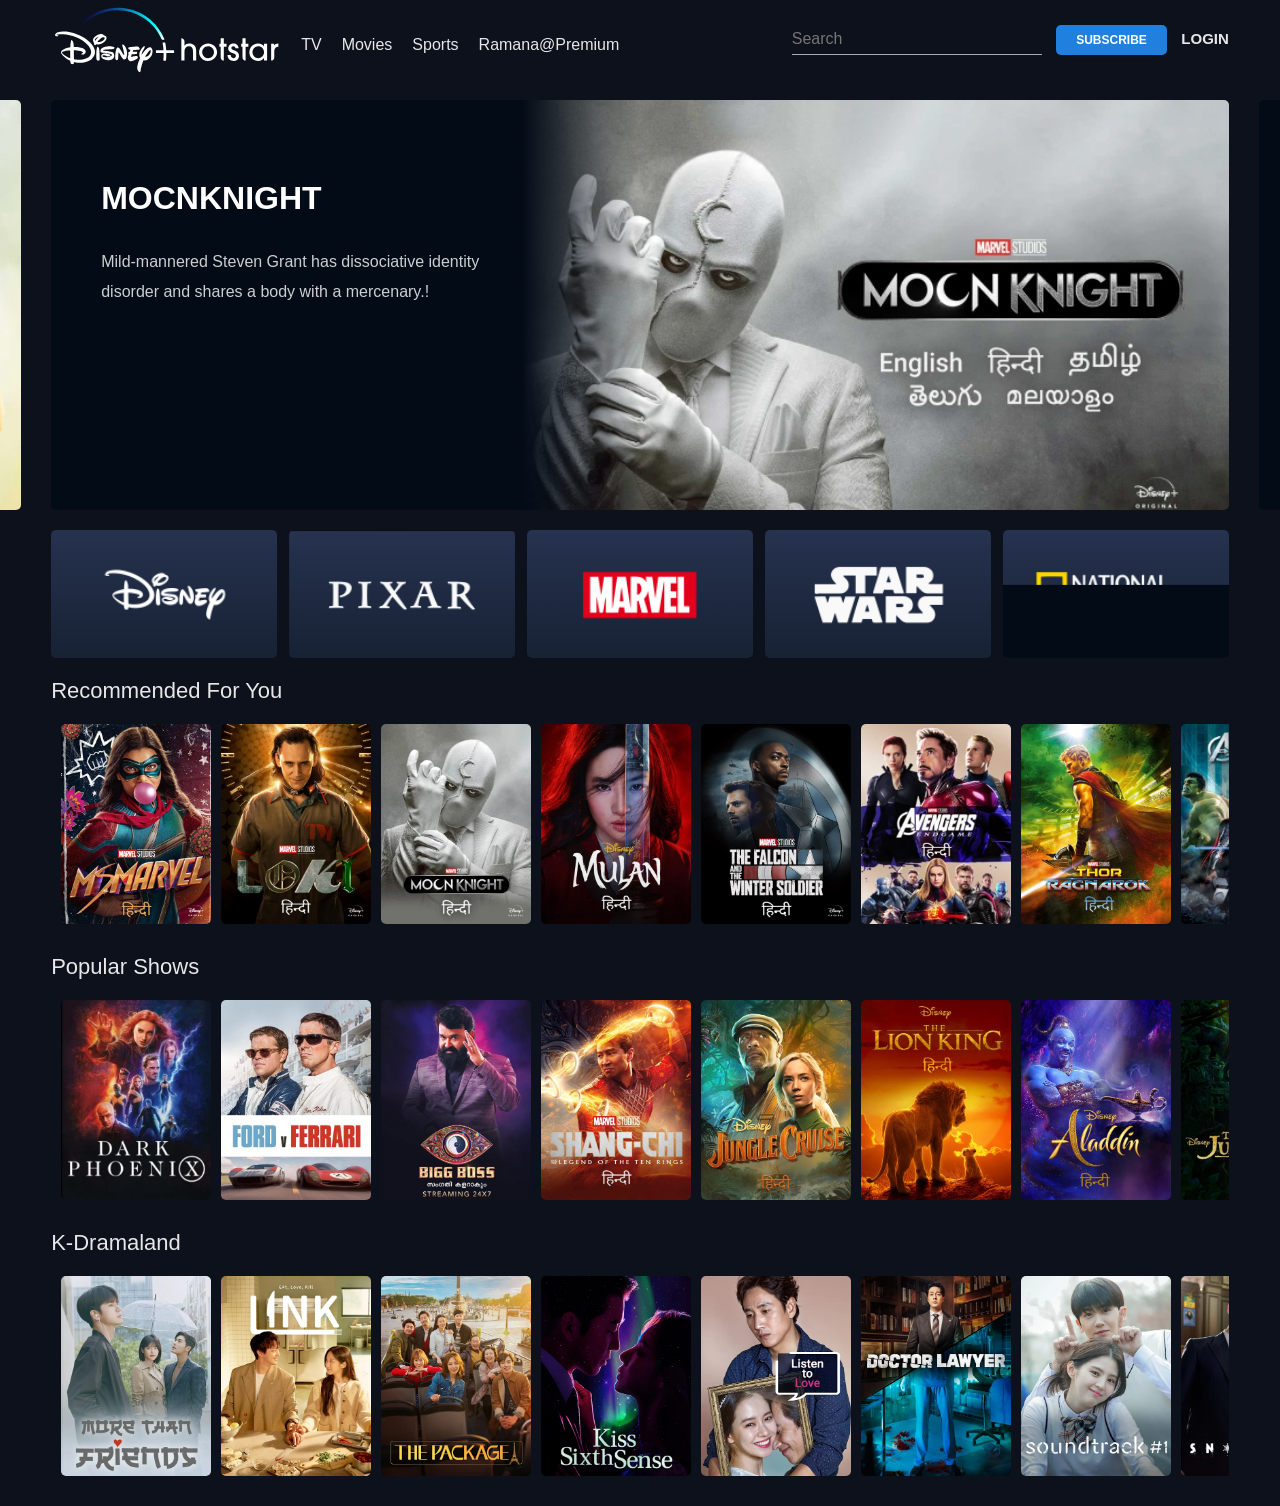
<file: Hotstar Clone/index.html>
<!DOCTYPE html>
<html lang="en">
  <head>
    <meta charset="UTF-8" />
    <meta http-equiv="X-UA-Compatible" content="IE=edge" />
    <meta name="viewport" content="width=device-width, initial-scale=1.0" />
    <title>Disney+ Clone</title>
    <link rel="stylesheet" href="styles.css" />
    <script src="https://ajax.googleapis.com/ajax/libs/jquery/3.6.0/jquery.min.js"></script>
  </head>
  <body>
    <nav class="navbar">
      <img src="images/hotstarlogo.svg" class="brand-logo" alt="" />
      <ul class="nav-links">
        <li class="nav-items"><a href="#">TV</a></li>
        <li class="nav-items"><a href="#">movies</a></li>
        <li class="nav-items"><a href="#">sports</a></li>
        <li class="nav-items"><a href="#">ramana@premium</a></li>
      </ul>

      <div class="right-container">
        <input type="text" class="search-box" placeholder="search" />
        <button class="sub-btn">subscribe</button>
        <a href="#" class="login-link">login</a>
      </div>
    </nav>

    <div class="carousel-container">
      <div class="carousel">
        <!--
        <div class="slider">
          <div class="slide-content">
            <h1 class="movie-title">loki</h1>
            <p class="movie-des">
              The mercurial villain Loki resumes his role as the God of Mischief
              in a new series that takes place after the events of "Avengers:
              Endgame."
            </p>
          </div>
          <img src="images/slider 1.png" alt="" />
        </div>
        -->
      </div>
    </div>
    <div class="video-card-container">
      <div class="video-card">
        <img src="images/disney.png" class="video-card-image" alt="" />
        <video src="videos/disney.mp4" muted loop class="card-video"></video>
      </div>
      <div class="video-card">
        <img src="images/pixar.png" class="video-card-image" alt="" />
        <video src="videos/pixar.mp4" muted loop class="card-video"></video>
      </div>
      <div class="video-card">
        <img src="images/marvel.png" class="video-card-image" alt="" />
        <video src="videos/marvel.mp4" muted loop class="card-video"></video>
      </div>
      <div class="video-card">
        <img src="images/star-wars.png" class="video-card-image" alt="" />
        <video src="videos/star-war.mp4" muted loop class="card-video"></video>
      </div>
      <div class="video-card">
        <img src="images/geographic.png" class="video-card-image" alt="" />
        <video
          src="videos/geographic.mp4"
          muted
          loop
          class="card-video"
        ></video>
      </div>
    </div>
    <h1 class="title">Recommended For You</h1>
    <div class="movies-list">
      <button class="pre-btn" title="btn">
        <img src="images/pre.png" alt="" />
      </button>
      <button class="nxt-btn" title="btn">
        <img src="images/nxt.png" alt="" />
      </button>
      <div class="card-container">
        <div class="card">
          <img src="images/ms marval.webp" class="card-img" alt="" />
          <div class="card-body">
            <h2 class="name">MS MARVEL</h2>
            <h6 class="des">
              Kamala Khan,a Muslim American teen growing up in Jersey City,is a
              Superhero........
            </h6>
            <button class="watchlist-btn">add to watchlist</button>
          </div>
        </div>
        <div class="card">
          <img src="images/poster 1.png" class="card-img" alt="" />
          <div class="card-body">
            <h2 class="name">Loki Series</h2>
            <h6 class="des">
              God of Mischief in a new series new that takes place after....
            </h6>
            <button class="watchlist-btn">add to watchlist</button>
          </div>
        </div>
        <div class="card">
          <img src="images/mocnknight1.webp" class="card-img" alt="" />
          <div class="card-body">
            <h2 class="name">mocnknight</h2>
            <h6 class="des">
              Mild-mannered Steven Grant has dissociative identity
              disorder......
            </h6>
            <button class="watchlist-btn">add to watchlist</button>
          </div>
        </div>
        <div class="card">
          <img src="images/poster 2.png" class="card-img" alt="" />
          <div class="card-body">
            <h2 class="name">Mulan</h2>
            <h6 class="des">
              Masquerading as a male soldier to protect her father......
            </h6>
            <button class="watchlist-btn">add to watchlist</button>
          </div>
        </div>
        <div class="card">
          <img src="images/poster 3.png" class="card-img" alt="" />
          <div class="card-body">
            <h2 class="name">The Falcan and the winter soldier</h2>
            <h6 class="des">Endgame, Sam Wilson and Bucky Barnes....</h6>
            <button class="watchlist-btn">add to watchlist</button>
          </div>
        </div>
        <div class="card">
          <img src="images/poster 4.png" class="card-img" alt="" />
          <div class="card-body">
            <h2 class="name">avengers</h2>
            <h6 class="des">
              Nick Fury finds himself in need of a team to pull the world back
              from.....
            </h6>
            <button class="watchlist-btn">add to watchlist</button>
          </div>
        </div>
        <div class="card">
          <img src="images/poster 5.png" class="card-img" alt="" />
          <div class="card-body">
            <h2 class="name">Thor: Ragnarok</h2>
            <h6 class="des">
              Deprived of his mighty hammer Mjolnir, Thor must escape......
            </h6>
            <button class="watchlist-btn">add to watchlist</button>
          </div>
        </div>
        <div class="card">
          <img src="images/poster 6.png" class="card-img" alt="" />
          <div class="card-body">
            <h2 class="name">avengers</h2>
            <h6 class="des">
              Nick Fury finds himself in need of a team to pull the world back
              from.....
            </h6>
            <button class="watchlist-btn">add to watchlist</button>
          </div>
        </div>
        <div class="card">
          <img src="images/poster 7.png" class="card-img" alt="" />
          <div class="card-body">
            <h2 class="name">Salazar's Revenge</h2>
            <h6 class="des">
              Captain Jack Sparrow senses the winds of ill-fortune.......
            </h6>
            <button class="watchlist-btn">add to watchlist</button>
          </div>
        </div>
        <div class="card">
          <img src="images/poster 8.png" class="card-img" alt="" />
          <div class="card-body">
            <h2 class="name">Soul</h2>
            <h6 class="des">
              After a small misstep, Joe is transported to The Great Before.....
            </h6>
            <button class="watchlist-btn">add to watchlist</button>
          </div>
        </div>
        <div class="card">
          <img src="images/poster 9.png" class="card-img" alt="" />
          <div class="card-body">
            <h2 class="name">Raya and the Last Dragon</h2>
            <h6 class="des">Raya, a fallen princess, must track down......</h6>
            <button class="watchlist-btn">add to watchlist</button>
          </div>
        </div>
        <div class="card">
          <img src="images/poster 10.png" class="card-img" alt="" />
          <div class="card-body">
            <h2 class="name">luca</h2>
            <h6 class="des">
              The movie is a coming-of-age story about one young boy......
            </h6>
            <button class="watchlist-btn">add to watchlist</button>
          </div>
        </div>
        <div class="card">
          <img src="images/poster 11.png" class="card-img" alt="" />
          <div class="card-body">
            <h2 class="name">Ford v Ferrari</h2>
            <h6 class="des">
              Caroll Shelby and Ken Miles battle against all the odds to build
              a......
            </h6>
            <button class="watchlist-btn">add to watchlist</button>
          </div>
        </div>
        <div class="card">
          <img src="images/poster 12.png" class="card-img" alt="" />
          <div class="card-body">
            <h2 class="name">X-Men: Dark Phoenix</h2>
            <h6 class="des">After a rescue mission in space, Jean Grey.....</h6>
            <button class="watchlist-btn">add to watchlist</button>
          </div>
        </div>
      </div>
    </div>
    <h1 class="title">Popular Shows</h1>
    <div class="movies-list">
      <button class="pre-btn" title="btn">
        <img src="images/pre.png" alt="" />
      </button>
      <button class="nxt-btn" title="btn">
        <img src="images/nxt.png" alt="" />
      </button>
      <div class="card-container">
        <div class="card">
          <img src="images/poster 12.png" class="card-img" alt="" />
          <div class="card-body">
            <h2 class="name">X-Men: Dark Phoenix</h2>
            <h6 class="des">
              After a rescue mission in space, Jean Grey......
            </h6>
            <button class="watchlist-btn">add to watchlist</button>
          </div>
        </div>
        <div class="card">
          <img src="images/poster 11.png" class="card-img" alt="" />
          <div class="card-body">
            <h2 class="name">Ford v Ferrari</h2>
            <h6 class="des">
              Caroll Shelby and Ken Miles battle against all the odds to build
              a......
            </h6>
            <button class="watchlist-btn">add to watchlist</button>
          </div>
        </div>
        <div class="card">
          <img src="images/big boss.webp" class="card-img" alt="" />
          <div class="card-body">
            <h2 class="name">BIG BOSS</h2>
            <h6 class="des">
              Mohanlal returns with a new season of Bigg Boss with vivacious
              personalities.....
            </h6>
            <button class="watchlist-btn">add to watchlist</button>
          </div>
        </div>
        <div class="card">
          <img src="images/shang chi.webp" class="card-img" alt="" />
          <div class="card-body">
            <h2 class="name">Shang-chi</h2>
            <h6 class="des">
              a martial arts master, must confront the past he thought.......
            </h6>
            <button class="watchlist-btn">add to watchlist</button>
          </div>
        </div>
        <div class="card">
          <img src="images/jungle cruise.webp" class="card-img" alt="" />
          <div class="card-body">
            <h2 class="name">jungle cruise</h2>
            <h6 class="des">
              A rollicking thrill-ride down the Amazon with wisecracking.....
            </h6>
            <button class="watchlist-btn">add to watchlist</button>
          </div>
        </div>
        <div class="card">
          <img src="images/lion king.webp" class="card-img" alt="" />
          <div class="card-body">
            <h2 class="name">the lion king</h2>
            <h6 class="des">
              In the African savanna, a young prince overcomes betrayal....
            </h6>
            <button class="watchlist-btn">add to watchlist</button>
          </div>
        </div>
        <div class="card">
          <img src="images/aladdin.webp" class="card-img" alt="" />
          <div class="card-body">
            <h2 class="name">aladdin</h2>
            <h6 class="des">
              In this live-action retelling of 1992 classic, Aladdin and a
              power-hungry Grand....
            </h6>
            <button class="watchlist-btn">add to watchlist</button>
          </div>
        </div>
        <div class="card">
          <img src="images/jungle book.webp" class="card-img" alt="" />
          <div class="card-body">
            <h2 class="name">the jungle book</h2>
            <h6 class="des">
              When a tiger named Shere Khan threatens to kill Mowgli, a young
              boy raised by wolves...
            </h6>
            <button class="watchlist-btn">add to watchlist</button>
          </div>
        </div>
        <div class="card">
          <img src="images/eternals.webp" class="card-img" alt="" />
          <div class="card-body">
            <h2 class="name">eternals</h2>
            <h6 class="des">
              The saga of the Eternals, a race of immortal beings who lived on
              Earth...
            </h6>
            <button class="watchlist-btn">add to watchlist</button>
          </div>
        </div>
        <div class="card">
          <img src="images/forzen.webp" class="card-img" alt="" />
          <div class="card-body">
            <h2 class="name">frozen</h2>
            <h6 class="des">
              Fearless Anna teams up with Kristoff and a snowman named Olaf to
              find her sister...
            </h6>
            <button class="watchlist-btn">add to watchlist</button>
          </div>
        </div>
        <div class="card">
          <img src="images/captain.webp" class="card-img" alt="" />
          <div class="card-body">
            <h2 class="name">captain marvel</h2>
            <h6 class="des">
              Carol Danvers becomes one of the universe's most powerful heroes
              when Earth.....
            </h6>
            <button class="watchlist-btn">add to watchlist</button>
          </div>
        </div>
        <div class="card">
          <img src="images/civil war.webp" class="card-img" alt="" />
          <div class="card-body">
            <h2 class="name">Captain America: Civil War</h2>
            <h6 class="des">the Govern's Hero Act to regulate heroes...</h6>
            <button class="watchlist-btn">add to watchlist</button>
          </div>
        </div>
      </div>
    </div>
    <h1 class="title">k-dramaland</h1>
    <div class="movies-list">
      <button class="pre-btn" title="btn">
        <img src="images/pre.png" alt="" />
      </button>
      <button class="nxt-btn" title="btn">
        <img src="images/nxt.png" alt="" />
      </button>
      <div class="card-container">
        <div class="card">
          <img src="images/more than friends.webp" class="card-img" alt="" />
          <div class="card-body">
            <h2 class="name">more than friends</h2>
            <h6 class="des">
              Friends of 10 years, Woo-yeon and Soo, secretly harbour feelings
              for each other...
            </h6>
            <button class="watchlist-btn">add to watchlist</button>
          </div>
        </div>
        <div class="card">
          <img src="images/link drama.webp" class="card-img" alt="" />
          <div class="card-body">
            <h2 class="name">links</h2>
            <h6 class="des">
              When Eun Gye-hoon moves back to a familiar town, he finds
              himself....
            </h6>
            <button class="watchlist-btn">add to watchlist</button>
          </div>
        </div>
        <div class="card">
          <img src="images/the packagi.webp" class="card-img" alt="" />
          <div class="card-body">
            <h2 class="name">the package</h2>
            <h6 class="des">
              During a romantic tour in France, tour guide So-so, falls in love
              with Ma-ru......
            </h6>
            <button class="watchlist-btn">add to watchlist</button>
          </div>
        </div>
        <div class="card">
          <img src="images/kiss sixth.webp" class="card-img" alt="" />
          <div class="card-body">
            <h2 class="name">kiss sixth sence</h2>
            <h6 class="des">
              Hong Ye-sool, an account executive at Zeu Ad, is making her way up
              at work......
            </h6>
            <button class="watchlist-btn">add to watchlist</button>
          </div>
        </div>
        <div class="card">
          <img src="images/listen drama.webp" class="card-img" alt="" />
          <div class="card-body">
            <h2 class="name">listen to love</h2>
            <h6 class="des">
              Hyeon-wu suspects that his wife is cheating on him. Anxious and
              disturbed, he....
            </h6>
            <button class="watchlist-btn">add to watchlist</button>
          </div>
        </div>
        <div class="card">
          <img src="images/doctor drama.webp" class="card-img" alt="" />
          <div class="card-body">
            <h2 class="name">doctor lawyer</h2>
            <h6 class="des">
              Genius surgeon Han Yi han makes a life-altering decision to
              become.....
            </h6>
            <button class="watchlist-btn">add to watchlist</button>
          </div>
        </div>
        <div class="card">
          <img src="images/soundtrack.webp" class="card-img" alt="" />
          <div class="card-body">
            <h2 class="name">soundtrack#1</h2>
            <h6 class="des">
              When Eun-soo is asked to write lyrics for a song by a famous
              composer, she......
            </h6>
            <button class="watchlist-btn">add to watchlist</button>
          </div>
        </div>
        <div class="card">
          <img src="images/snowdrop drama.webp" class="card-img" alt="" />
          <div class="card-body">
            <h2 class="name">snowdrop</h2>
            <h6 class="des">
              An enduring love story of university students Yeong-ro and Soo-ho
              blooms amidst.....
            </h6>
            <button class="watchlist-btn">add to watchlist</button>
          </div>
        </div>
      </div>
    </div>
    <script src="index.js"></script>
  </body>
</html>
</file>
<file: Hotstar Clone/styles.css>
* {
  margin: 0;
  padding: 0;
  box-sizing: border-box;
}

body {
  width: 100%;
  background: #0c111b;
  position: relative;
  font-family: roboto, sans-serif;
}

.navbar {
  width: 100%;
  height: 80px;
  position: fixed;
  top: 0;
  left: 0;
  padding: 0 4%;
  background: #0c111b;
  z-index: 9;
  display: flex;
  align-items: center;
}

.brand-logo {
  height: 70px;
}

.nav-links {
  margin-top: 10px;
  display: flex;
  list-style: none;
}

.nav-items a {
  text-decoration: none;
  margin-left: 20px;
  text-transform: capitalize;
  color: #fff;
  opacity: 0.9;
}

.right-container {
  display: block;
  margin-left: auto;
}

.search-box {
  border: none;
  border-bottom: 1px solid #aaa;
  background: transparent;
  outline: none;
  height: 30px;
  color: #fff;
  width: 250px;
  text-transform: capitalize;
  font-size: 16px;
  font-weight: 500;
  transition: 0.5s;
}

.search-box:focus {
  width: 400px;
  border-color: #1f80e0;
}

.sub-btn {
  background: #1f80e0;
  height: 30px;
  padding: 0 20px;
  color: #fff;
  border-radius: 5px;
  border: none;
  outline: none;
  text-transform: uppercase;
  font-weight: 700;
  font-size: 12px;
  margin: 0 10px;
}

.login-link {
  color: #fff;
  opacity: 0.9;
  text-transform: uppercase;
  font-size: 15px;
  font-weight: 700;
  text-decoration: none;
}

.carousel-container {
  position: relative;
  width: 100%;
  height: 450px;
  padding: 20px 0;
  overflow-x: hidden;
  margin-top: 80px;
}

.carousel {
  display: flex;
  width: 92%;
  height: 100%;
  position: relative;
  margin: auto;
}

.slider {
  flex: 0 0 auto;
  margin-right: 30px;
  position: relative;
  background: rgba(0, 0, 0, 0.5);
  border-radius: 5px;
  width: 100%;
  height: 100%;
  left: 0;
  transition: 1s;
  overflow: hidden;
}

.slider img {
  width: 70%;
  min-height: 100%;
  object-fit: cover;
  display: block;
  margin-left: auto;
}

.slide-content {
  position: absolute;
  width: 50%;
  height: 100%;
  z-index: 2;
  background: linear-gradient(to right, #030b17 80%, #0c111b00);
  color: #fff;
}

.movie-title {
  padding-left: 50px;
  text-transform: capitalize;
  margin-top: 80px;
}

.movie-des {
  width: 80%;
  line-height: 30px;
  padding-left: 50px;
  margin-top: 30px;
  opacity: 0.8;
}

.video-card-container {
  position: relative;
  width: 92%;
  margin: auto;
  height: 10vw;
  display: flex;
  margin-bottom: 20px;
  justify-content: space-between;
}

.video-card {
  position: relative;
  min-width: calc(100% / 5 - 10px);
  width: calc(100% / 5 - 10px);
  height: 100%;
  border-radius: 5px;
  overflow: hidden;
  background: #030b17;
}

.video-card-image,
.card-video {
  width: 100%;
  height: 100%;
  object-fit: cover;
}

.card-video {
  position: absolute;
}

.video-card:hover .video-card-image {
  display: none;
}

.title {
  color: #fff;
  opacity: 0.9;
  padding-left: 4%;
  text-transform: capitalize;
  font-size: 22px;
  font-weight: 500;
}

.movies-list {
  width: 100%;
  height: 220px;
  position: relative;
  margin: 10px 0 20px;
}

.card-container {
  position: relative;
  width: 92%;
  padding-left: 10px;
  height: 220px;
  display: flex;
  margin: 0 auto;
  align-items: center;
  overflow-x: auto;
  overflow-y: visible;
  scroll-behavior: smooth;
}

.card-container::-webkit-scrollbar {
  display: none;
}

.card {
  position: relative;
  min-width: 150px;
  width: 150px;
  height: 200px;
  border-radius: 5px;
  overflow: hidden;
  margin-right: 10px;
  transition: 0.5s;
}

.card-img {
  width: 100%;
  height: 100%;
  object-fit: cover;
}

.card:hover {
  transform: scale(1.1);
}

.card:hover .card-body {
  opacity: 1;
}

.card-body {
  opacity: 0;
  width: 100%;
  height: 100%;
  position: absolute;
  top: 0;
  left: 0;
  z-index: 2;
  background: linear-gradient(to bottom, rgba(4, 8, 15, 0), #192133 90%);
  padding: 10px;
  transition: 0.5s;
}

.name {
  color: #fff;
  font-size: 15px;
  font-weight: 500;
  text-transform: capitalize;
  margin-top: 60%;
}

.des {
  color: #fff;
  opacity: 0.8;
  margin: 5px 0;
  font-weight: 500;
  font-size: 12px;
}

.watchlist-btn {
  position: relative;
  width: 100%;
  text-transform: capitalize;
  background: none;
  border: none;
  font-weight: 500;
  text-align: right;
  color: rgba(255, 255, 255, 0.5);
  margin: 5px 0;
  cursor: pointer;
  padding: 10px 5px;
  border-radius: 5px;
}

.watchlist-btn::before {
  content: "";
  position: absolute;
  top: 0;
  left: -5px;
  height: 35px;
  width: 35px;
  background-image: url(images/add.png);
  background-size: cover;
  transform: scale(0.4);
}

.watchlist-btn:hover {
  color: #fff;
  background: rgba(255, 255, 255, 0.1);
}

.pre-btn,
.nxt-btn {
  position: absolute;
  top: 0;
  width: 5%;
  height: 100%;
  z-index: 2;
  border: none;
  cursor: pointer;
  outline: none;
}

.pre-btn {
  left: 0;
  background: linear-gradient(to right, #0c111b 0%, #0c111b00);
}

.nxt-btn {
  right: 0;
  background: linear-gradient(to left, #0c111b 0%, #0c111b00);
}

.pre-btn img,
.nxt-btn img {
  width: 15px;
  height: 20px;
  opacity: 0;
}

.pre-btn:hover img,
.nxt-btn:hover img {
  opacity: 1;
}
</file>
